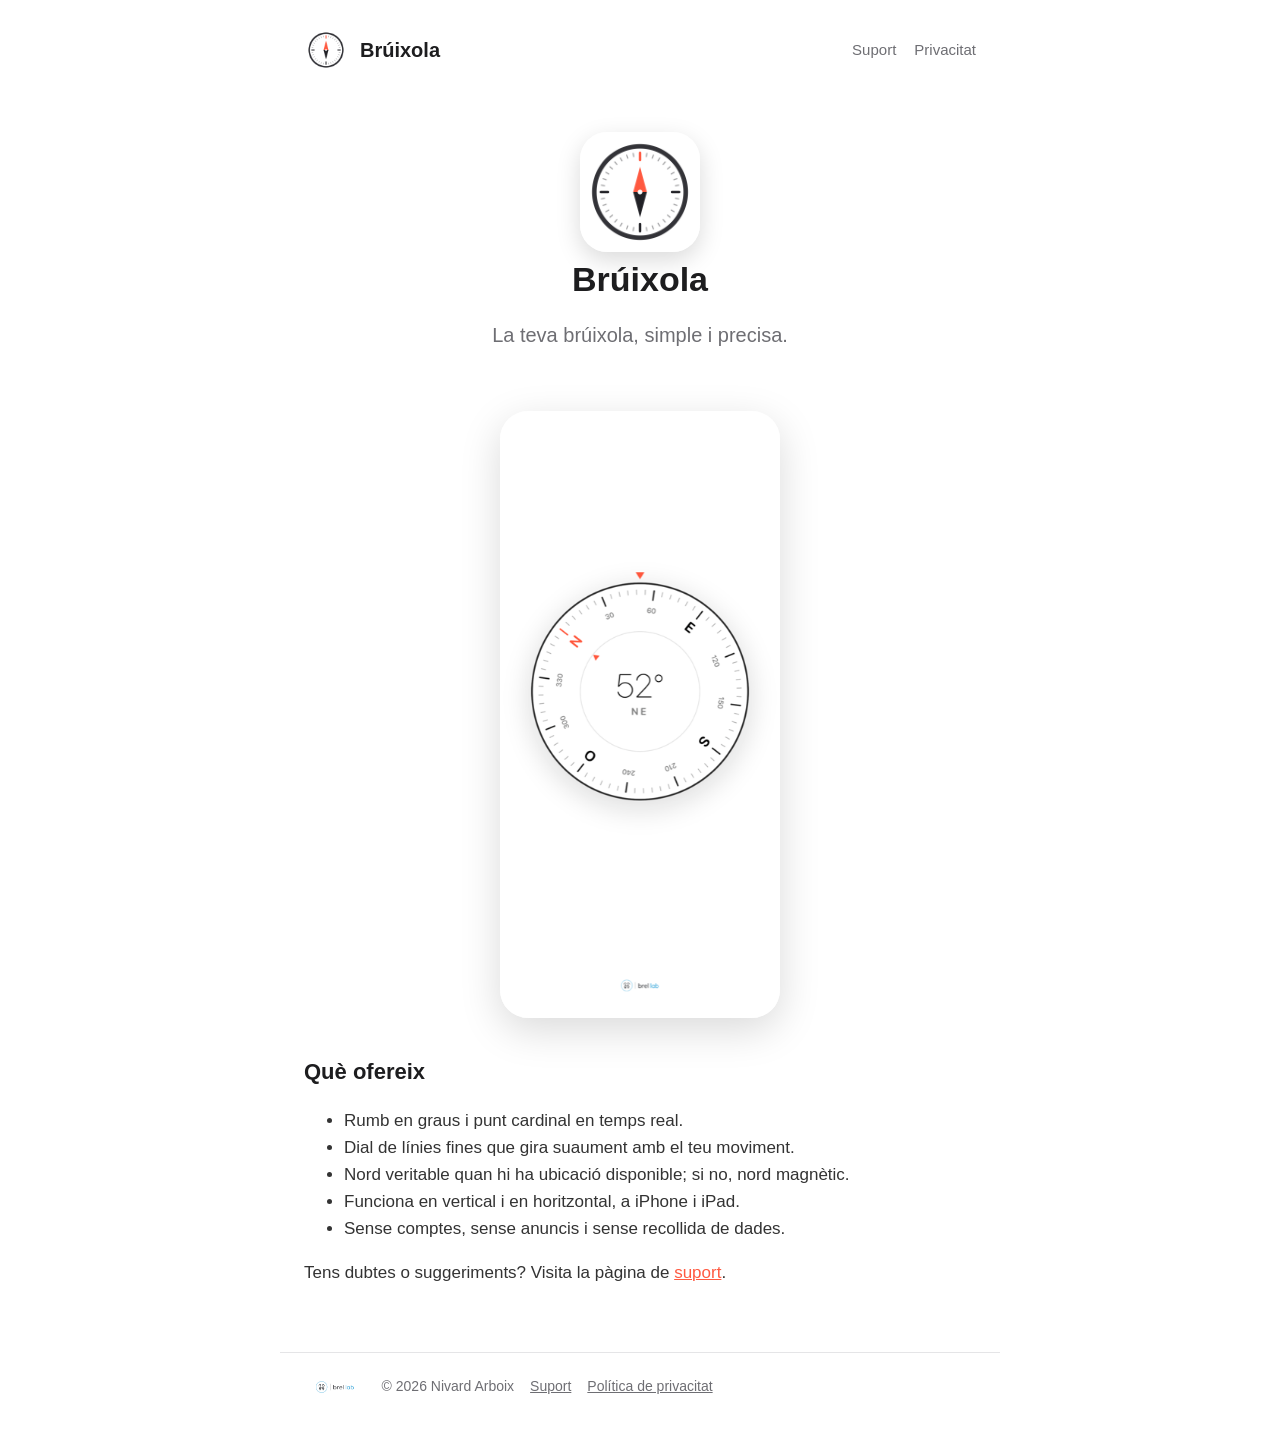
<file: index.html>
<!DOCTYPE html>
<html lang="ca">
<head>
  <meta charset="utf-8">
  <meta name="viewport" content="width=device-width, initial-scale=1">
  <title>Brúixola – Brúixola per a iPhone i iPad</title>
  <meta name="description" content="Brúixola: una brúixola senzilla i precisa per a iPhone i iPad.">
  <link rel="icon" href="icon.png">
  <link rel="stylesheet" href="style.css">
</head>
<body>
  <header>
    <img src="icon.png" alt="">
    <a class="brand" href="index.html">Brúixola</a>
    <nav>
      <a href="suport.html">Suport</a>
      <a href="privacitat.html">Privacitat</a>
    </nav>
  </header>
  <main>
    <section class="hero">
      <img class="icon" src="icon.png" alt="Icona de Brúixola">
      <h1>Brúixola</h1>
      <p>La teva brúixola, simple i precisa.</p>
    </section>
    <img class="shot" src="captura.png" alt="Captura de Brúixola mostrant 52° NE">
    <h2>Què ofereix</h2>
    <ul>
      <li>Rumb en graus i punt cardinal en temps real.</li>
      <li>Dial de línies fines que gira suaument amb el teu moviment.</li>
      <li>Nord veritable quan hi ha ubicació disponible; si no, nord magnètic.</li>
      <li>Funciona en vertical i en horitzontal, a iPhone i iPad.</li>
      <li>Sense comptes, sense anuncis i sense recollida de dades.</li>
    </ul>
    <p>Tens dubtes o suggeriments? Visita la pàgina de <a href="suport.html">suport</a>.</p>
  </main>
  <footer>
    <img src="brellab.png" alt="Brel Lab">
    <span>© 2026 Nivard Arboix</span>
    <a href="suport.html">Suport</a>
    <a href="privacitat.html">Política de privacitat</a>
  </footer>
</body>
</html>
</file>
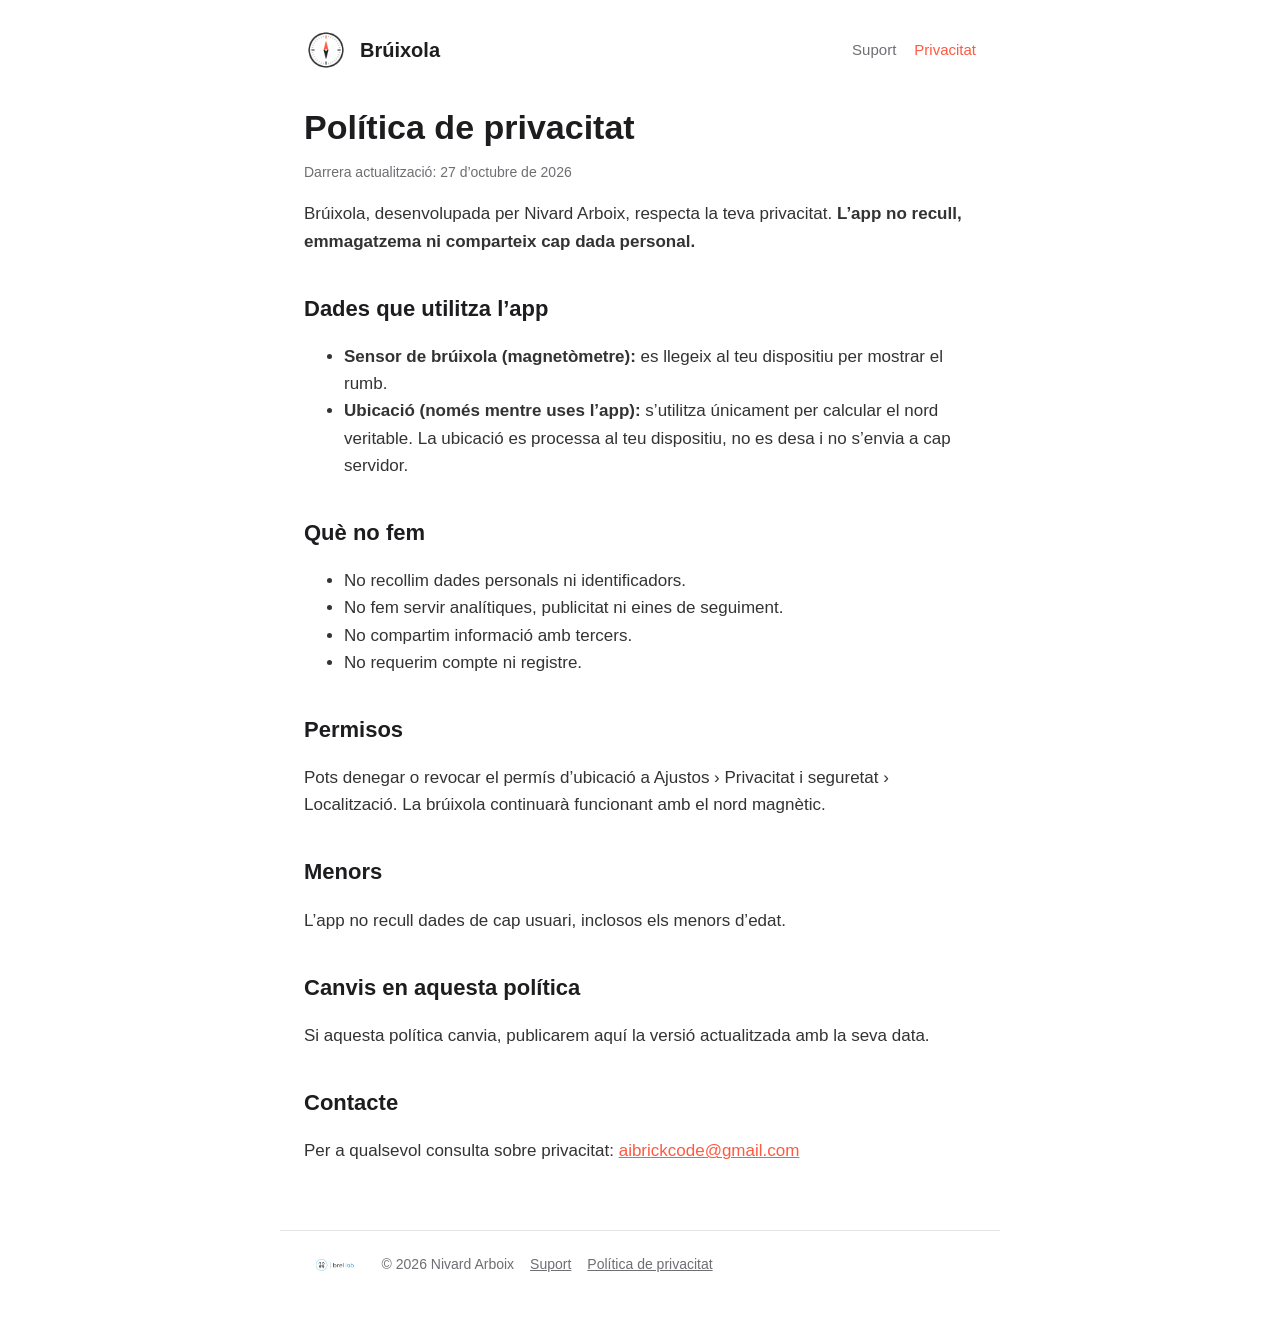
<file: privacitat.html>
<!DOCTYPE html>
<html lang="ca">
<head>
  <meta charset="utf-8">
  <meta name="viewport" content="width=device-width, initial-scale=1">
  <title>Política de privacitat – Brúixola</title>
  <meta name="description" content="Brúixola: una brúixola senzilla i precisa per a iPhone i iPad.">
  <link rel="icon" href="icon.png">
  <link rel="stylesheet" href="style.css">
</head>
<body>
  <header>
    <img src="icon.png" alt="">
    <a class="brand" href="index.html">Brúixola</a>
    <nav>
      <a href="suport.html">Suport</a>
      <a href="privacitat.html" aria-current="page">Privacitat</a>
    </nav>
  </header>
  <main>
    <h1>Política de privacitat</h1>
    <p class="updated">Darrera actualització: 27 d’octubre de 2026</p>
    <p>Brúixola, desenvolupada per Nivard Arboix, respecta la teva privacitat. <strong>L’app no recull, emmagatzema ni comparteix cap dada personal.</strong></p>
    <h2>Dades que utilitza l’app</h2>
    <ul>
      <li><strong>Sensor de brúixola (magnetòmetre):</strong> es llegeix al teu dispositiu per mostrar el rumb.</li>
      <li><strong>Ubicació (només mentre uses l’app):</strong> s’utilitza únicament per calcular el nord veritable. La ubicació es processa al teu dispositiu, no es desa i no s’envia a cap servidor.</li>
    </ul>
    <h2>Què no fem</h2>
    <ul>
      <li>No recollim dades personals ni identificadors.</li>
      <li>No fem servir analítiques, publicitat ni eines de seguiment.</li>
      <li>No compartim informació amb tercers.</li>
      <li>No requerim compte ni registre.</li>
    </ul>
    <h2>Permisos</h2>
    <p>Pots denegar o revocar el permís d’ubicació a Ajustos › Privacitat i seguretat › Localització. La brúixola continuarà funcionant amb el nord magnètic.</p>
    <h2>Menors</h2>
    <p>L’app no recull dades de cap usuari, inclosos els menors d’edat.</p>
    <h2>Canvis en aquesta política</h2>
    <p>Si aquesta política canvia, publicarem aquí la versió actualitzada amb la seva data.</p>
    <h2>Contacte</h2>
    <p>Per a qualsevol consulta sobre privacitat: <a href="mailto:aibrickcode@gmail.com">aibrickcode@gmail.com</a></p>
  </main>
  <footer>
    <img src="brellab.png" alt="Brel Lab">
    <span>© 2026 Nivard Arboix</span>
    <a href="suport.html">Suport</a>
    <a href="privacitat.html">Política de privacitat</a>
  </footer>
</body>
</html>
</file>
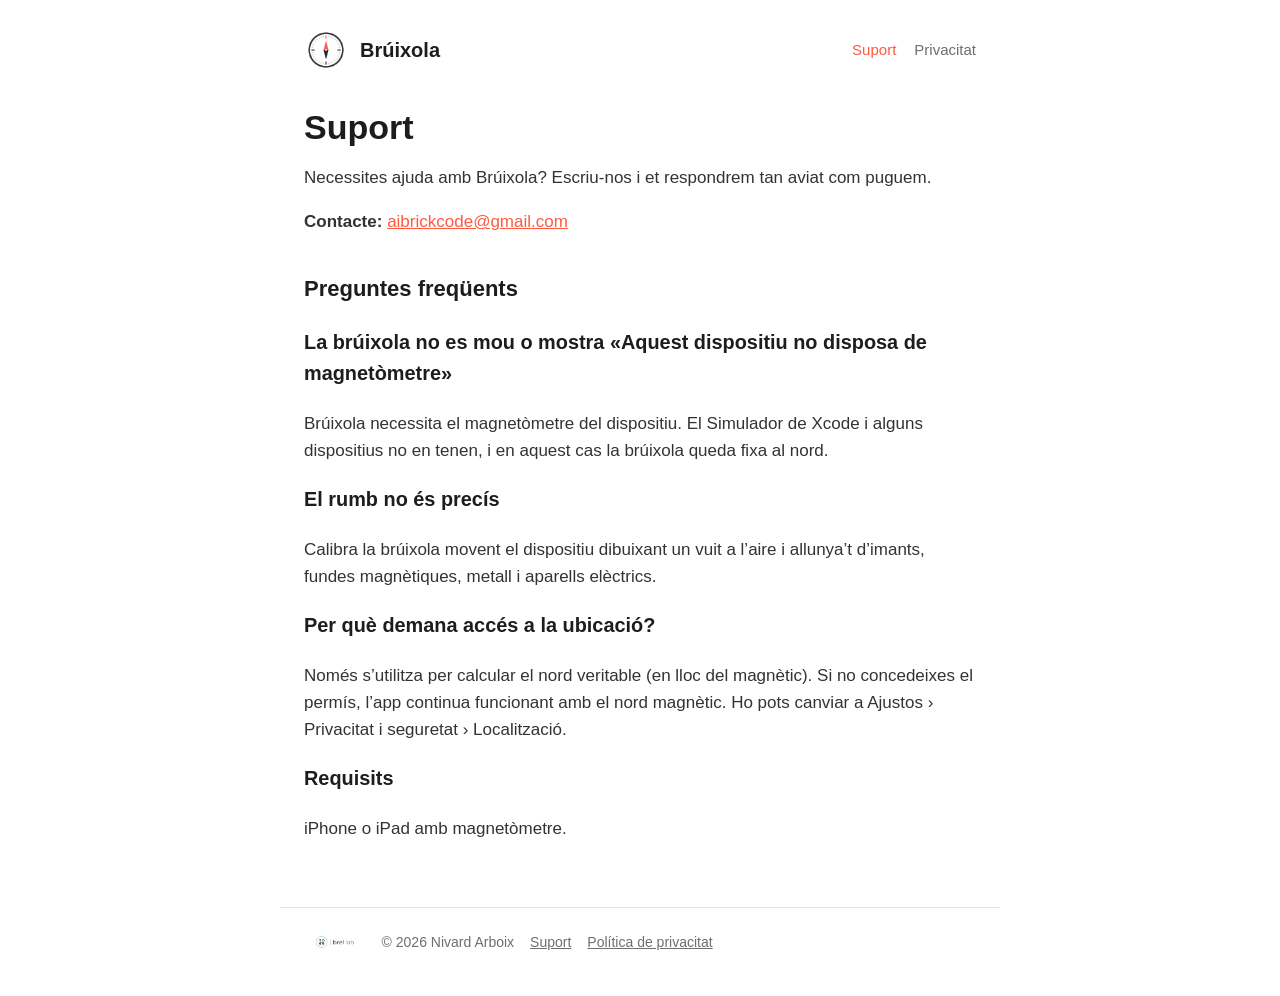
<file: suport.html>
<!DOCTYPE html>
<html lang="ca">
<head>
  <meta charset="utf-8">
  <meta name="viewport" content="width=device-width, initial-scale=1">
  <title>Suport – Brúixola</title>
  <meta name="description" content="Brúixola: una brúixola senzilla i precisa per a iPhone i iPad.">
  <link rel="icon" href="icon.png">
  <link rel="stylesheet" href="style.css">
</head>
<body>
  <header>
    <img src="icon.png" alt="">
    <a class="brand" href="index.html">Brúixola</a>
    <nav>
      <a href="suport.html" aria-current="page">Suport</a>
      <a href="privacitat.html">Privacitat</a>
    </nav>
  </header>
  <main>
    <h1>Suport</h1>
    <p>Necessites ajuda amb Brúixola? Escriu-nos i et respondrem tan aviat com puguem.</p>
    <p><strong>Contacte:</strong> <a href="mailto:aibrickcode@gmail.com">aibrickcode@gmail.com</a></p>
    <h2>Preguntes freqüents</h2>
    <h3>La brúixola no es mou o mostra «Aquest dispositiu no disposa de magnetòmetre»</h3>
    <p>Brúixola necessita el magnetòmetre del dispositiu. El Simulador de Xcode i alguns dispositius no en tenen, i en aquest cas la brúixola queda fixa al nord.</p>
    <h3>El rumb no és precís</h3>
    <p>Calibra la brúixola movent el dispositiu dibuixant un vuit a l’aire i allunya’t d’imants, fundes magnètiques, metall i aparells elèctrics.</p>
    <h3>Per què demana accés a la ubicació?</h3>
    <p>Només s’utilitza per calcular el nord veritable (en lloc del magnètic). Si no concedeixes el permís, l’app continua funcionant amb el nord magnètic. Ho pots canviar a Ajustos › Privacitat i seguretat › Localització.</p>
    <h3>Requisits</h3>
    <p>iPhone o iPad amb magnetòmetre.</p>
  </main>
  <footer>
    <img src="brellab.png" alt="Brel Lab">
    <span>© 2026 Nivard Arboix</span>
    <a href="suport.html">Suport</a>
    <a href="privacitat.html">Política de privacitat</a>
  </footer>
</body>
</html>
</file>
<file: style.css>
:root { --accent: #ff5940; --text: #1d1d1f; --muted: #6e6e73; }
* { box-sizing: border-box; }
body {
  margin: 0; background: #fff; color: var(--text);
  font: 17px/1.6 -apple-system, BlinkMacSystemFont, "Helvetica Neue", Arial, sans-serif;
}
header, main, footer { max-width: 720px; margin: 0 auto; padding: 0 24px; }
header { display: flex; align-items: center; gap: 12px; padding-top: 28px; padding-bottom: 12px; }
header img { width: 44px; height: 44px; border-radius: 10px; }
header a.brand { font-weight: 600; font-size: 20px; color: var(--text); text-decoration: none; }
nav { margin-left: auto; display: flex; gap: 18px; }
nav a { color: var(--muted); text-decoration: none; font-size: 15px; }
nav a:hover, nav a[aria-current] { color: var(--accent); }
main { padding-top: 24px; padding-bottom: 48px; }
h1 { font-size: 34px; line-height: 1.15; margin: 0 0 12px; }
h2 { font-size: 22px; margin: 36px 0 8px; }
p, li { color: #333; }
a { color: var(--accent); }
.hero { text-align: center; padding: 24px 0 8px; }
.hero img.icon { width: 120px; height: 120px; border-radius: 27px; box-shadow: 0 8px 24px rgba(0,0,0,.15); }
.hero p { color: var(--muted); font-size: 20px; }
.shot { display: block; margin: 32px auto; max-width: 280px; width: 100%; border-radius: 28px; box-shadow: 0 12px 40px rgba(0,0,0,.15); }
footer { border-top: 1px solid #e5e5e7; padding-top: 20px; padding-bottom: 40px; color: var(--muted); font-size: 14px; display: flex; align-items: center; gap: 16px; flex-wrap: wrap; }
footer img { height: 28px; }
footer a { color: var(--muted); }
.updated { color: var(--muted); font-size: 14px; }
</file>
